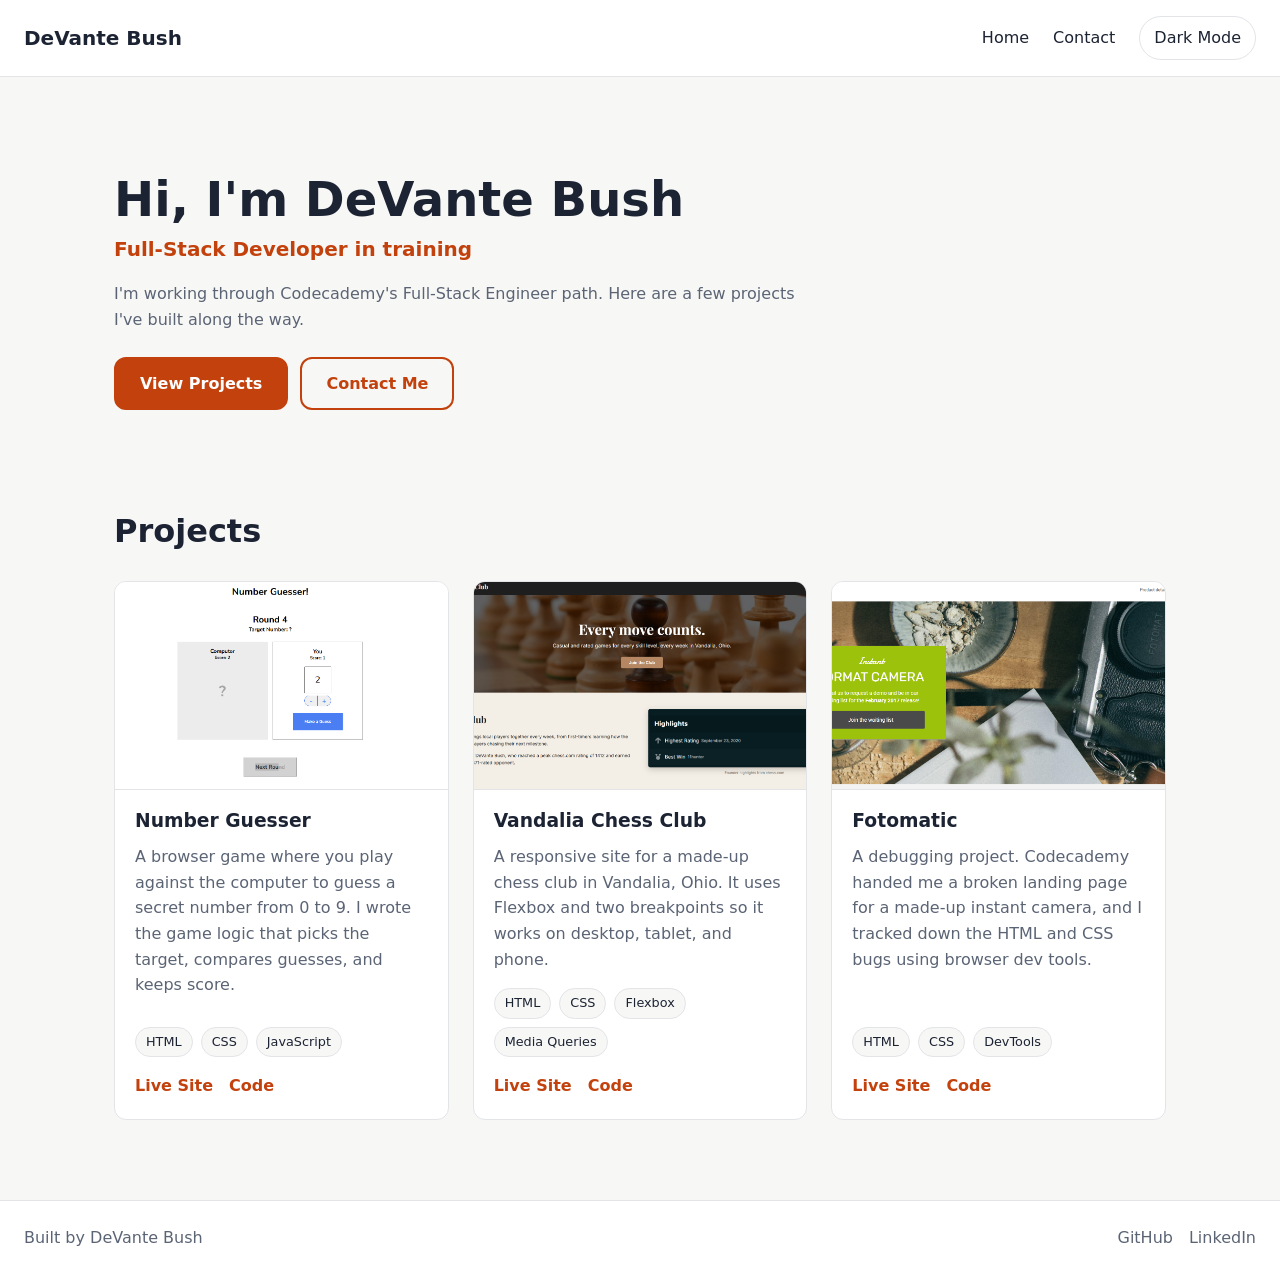
<file: index.html>
<!doctype html>
<html lang="en">
  <head>
    <!-- page settings -->
    <meta charset="UTF-8" />
    <meta name="viewport" content="width=device-width, initial-scale=1.0" />
    <title>DeVante Bush | Portfolio</title>

    <!-- styles -->
    <link rel="stylesheet" href="style.css" />

    <!-- defer waits for the html to load first -->
    <script src="script.js" defer></script>
  </head>
  <body>
    <!-- name, nav, and dark mode button -->
    <header>
      <a href="index.html" class="logo">DeVante Bush</a>
      <nav>
        <ul>
          <li><a href="index.html">Home</a></li>
          <li><a href="contact.html">Contact</a></li>
        </ul>
      </nav>
      <button id="theme-toggle" type="button">Dark Mode</button>
    </header>

    <main>
      <!-- intro -->
      <section id="hero">
        <h1>Hi, I'm DeVante Bush</h1>
        <p class="tagline">Full-Stack Developer in training</p>
        <p>
          I'm working through Codecademy's Full-Stack Engineer path. Here are a
          few projects I've built along the way.
        </p>
        <div class="hero-buttons">
          <a href="#projects" class="btn">View Projects</a>
          <a href="contact.html" class="btn btn-outline">Contact Me</a>
        </div>
      </section>

      <!-- one card per project -->
      <section id="projects">
        <h2>Projects</h2>

        <div class="project-grid">
          <!-- number guesser -->
          <article class="project-card">
            <img
              src="images/number-guesser.png"
              alt="Screenshot of the Number Guesser game"
            />
            <h3>Number Guesser</h3>
            <p>
              A browser game where you play against the computer to guess a
              secret number from 0 to 9. I wrote the game logic that picks the
              target, compares guesses, and keeps score.
            </p>
            <ul class="tech">
              <li>HTML</li>
              <li>CSS</li>
              <li>JavaScript</li>
            </ul>
            <div class="project-links">
              <a
                href="https://ktforge.github.io/Number-Guesser/"
                target="_blank"
                >Live Site</a
              >
              <a
                href="https://github.com/ktforge/Number-Guesser"
                target="_blank"
                >Code</a
              >
            </div>
          </article>

          <!-- vandalia chess club -->
          <article class="project-card">
            <img
              src="images/chess-club.png"
              alt="Screenshot of the Vandalia Chess Club website"
            />
            <h3>Vandalia Chess Club</h3>
            <p>
              A responsive site for a made-up chess club in Vandalia, Ohio. It
              uses Flexbox and two breakpoints so it works on desktop, tablet,
              and phone.
            </p>
            <ul class="tech">
              <li>HTML</li>
              <li>CSS</li>
              <li>Flexbox</li>
              <li>Media Queries</li>
            </ul>
            <div class="project-links">
              <a href="https://ktforge.github.io/Chess-Club/" target="_blank"
                >Live Site</a
              >
              <a href="https://github.com/ktforge/Chess-Club" target="_blank"
                >Code</a
              >
            </div>
          </article>

          <!-- fotomatic -->
          <article class="project-card">
            <img
              src="images/fotomatic.png"
              alt="Screenshot of the Fotomatic camera landing page"
            />
            <h3>Fotomatic</h3>
            <p>
              A debugging project. Codecademy handed me a broken landing page
              for a made-up instant camera, and I tracked down the HTML and CSS
              bugs using browser dev tools.
            </p>
            <ul class="tech">
              <li>HTML</li>
              <li>CSS</li>
              <li>DevTools</li>
            </ul>
            <div class="project-links">
              <a
                href="https://ktforge.github.io/fotomatic_broken/"
                target="_blank"
                >Live Site</a
              >
              <a
                href="https://github.com/ktforge/fotomatic_broken"
                target="_blank"
                >Code</a
              >
            </div>
          </article>
        </div>
      </section>
    </main>

    <!-- footer -->
    <footer>
      <p>Built by DeVante Bush</p>
      <div class="footer-links">
        <a href="https://github.com/ktforge" target="_blank">GitHub</a>
        <a href="https://www.linkedin.com/in/devante-bush/" target="_blank"
          >LinkedIn</a
        >
      </div>
    </footer>
  </body>
</html>
</file>
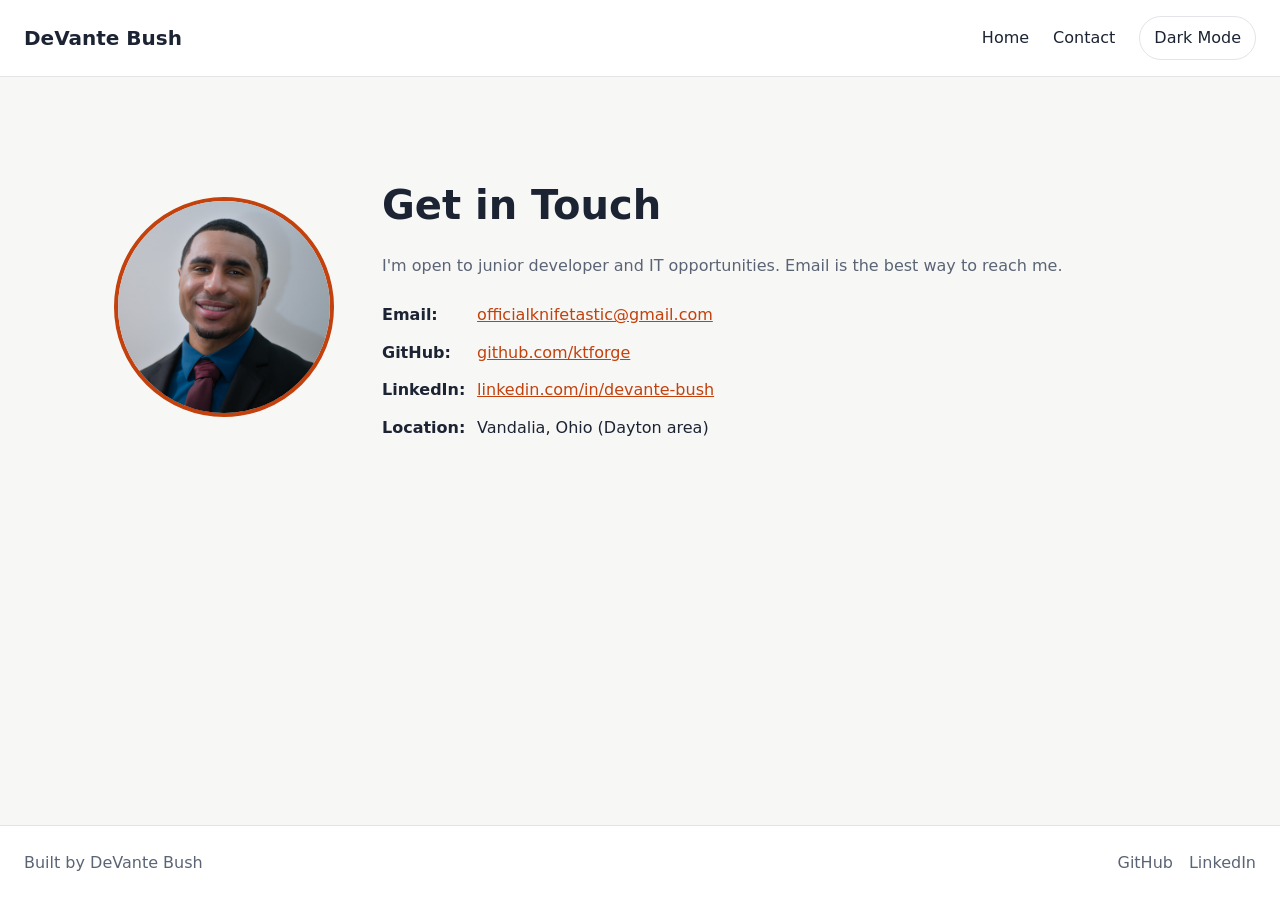
<file: contact.html>
<!doctype html>
<html lang="en">
  <head>
    <!-- page settings -->
    <meta charset="UTF-8" />
    <meta name="viewport" content="width=device-width, initial-scale=1.0" />
    <title>Contact | DeVante Bush</title>

    <!-- styles -->
    <link rel="stylesheet" href="style.css" />

    <!-- dark mode script -->
    <script src="script.js" defer></script>
  </head>
  <body>
    <!-- same header as the home page -->
    <header>
      <a href="index.html" class="logo">DeVante Bush</a>
      <nav>
        <ul>
          <li><a href="index.html">Home</a></li>
          <li><a href="contact.html">Contact</a></li>
        </ul>
      </nav>
      <button id="theme-toggle" type="button">Dark Mode</button>
    </header>

    <main>
      <!-- photo and contact details -->
      <section id="contact">
        <!-- profile photo -->
        <img
          src="images/profile.jpg"
          alt="Photo of DeVante Bush"
          class="profile-photo"
        />

        <div class="contact-info">
          <h1>Get in Touch</h1>
          <p>
            I'm open to junior developer and IT opportunities. Email is the best
            way to reach me.
          </p>

          <!-- how to reach me -->
          <address>
            <ul class="contact-list">
              <li>
                <span>Email:</span>
                <a href="mailto:officialknifetastic@gmail.com"
                  >officialknifetastic@gmail.com</a
                >
              </li>
              <li>
                <span>GitHub:</span>
                <a href="https://github.com/ktforge" target="_blank"
                  >github.com/ktforge</a
                >
              </li>
              <li>
                <span>LinkedIn:</span>
                <a
                  href="https://www.linkedin.com/in/devante-bush/"
                  target="_blank"
                  >linkedin.com/in/devante-bush</a
                >
              </li>
              <li>
                <span>Location:</span>
                Vandalia, Ohio (Dayton area)
              </li>
            </ul>
          </address>
        </div>
      </section>
    </main>

    <!-- same footer as the home page -->
    <footer>
      <p>Built by DeVante Bush</p>
      <div class="footer-links">
        <a href="https://github.com/ktforge" target="_blank">GitHub</a>
        <a href="https://www.linkedin.com/in/devante-bush/" target="_blank"
          >LinkedIn</a
        >
      </div>
    </footer>
  </body>
</html>
</file>
<file: style.css>
/* colors, fonts, and sizes used everywhere */
:root {
  --bg: #f7f7f5;
  --surface: #ffffff;
  --text: #1c2333;
  --muted: #5b6475;
  --accent: #c2410c;
  --on-accent: #ffffff;
  --border: #e2e4e8;
  --radius: 12px;
  --font: system-ui, -apple-system, "Segoe UI", Roboto, sans-serif;
}

/* dark mode just swaps the variables when body has the dark class */
body.dark {
  --bg: #12151c;
  --surface: #1b202a;
  --text: #e6e8ec;
  --muted: #a3abb9;
  --accent: #fb923c;
  --on-accent: #12151c;
  --border: #2c3340;
}

/* fade the colors instead of snapping when the theme changes */
body,
header,
footer,
.project-card {
  transition:
    background-color 0.3s,
    color 0.3s,
    border-color 0.3s;
}

/* base reset */
*,
*::before,
*::after {
  box-sizing: border-box;
}

body {
  margin: 0;
  min-height: 100vh;
  display: flex;
  flex-direction: column;
  font-family: var(--font);
  background: var(--bg);
  color: var(--text);
  line-height: 1.6;
}

img {
  max-width: 100%;
  display: block;
}

a {
  color: var(--accent);
}

/* center the content and keep the footer at the bottom */
main {
  flex: 1;
  width: 100%;
  max-width: 1100px;
  margin: 0 auto;
  padding: 0 24px;
}

/* header */
header {
  display: flex;
  align-items: center;
  gap: 24px;
  padding: 16px 24px;
  background: var(--surface);
  border-bottom: 1px solid var(--border);
  position: sticky;
  top: 0;
  z-index: 10;
}

.logo {
  font-size: 1.25rem;
  font-weight: 700;
  color: var(--text);
  text-decoration: none;
}

nav {
  margin-left: auto;
}

nav ul {
  display: flex;
  gap: 24px;
  list-style: none;
  margin: 0;
  padding: 0;
}

nav a {
  color: var(--text);
  text-decoration: none;
  font-weight: 500;
}

nav a:hover {
  color: var(--accent);
}

#theme-toggle {
  padding: 8px 14px;
  font: inherit;
  color: var(--text);
  background: transparent;
  border: 1px solid var(--border);
  border-radius: 999px;
  cursor: pointer;
}

/* hero */
#hero {
  max-width: 700px;
  padding: 96px 0 64px;
}

#hero h1 {
  font-size: 3rem;
  line-height: 1.1;
  margin: 0 0 8px;
}

#hero p {
  color: var(--muted);
}

#hero .tagline {
  color: var(--accent);
  font-size: 1.25rem;
  font-weight: 600;
  margin: 0 0 16px;
}

.hero-buttons {
  display: flex;
  flex-wrap: wrap;
  gap: 12px;
  margin-top: 24px;
}

/* buttons */
.btn {
  display: inline-block;
  padding: 12px 24px;
  font-weight: 600;
  color: var(--on-accent);
  background: var(--accent);
  border: 2px solid var(--accent);
  border-radius: var(--radius);
  text-decoration: none;
}

.btn-outline {
  color: var(--accent);
  background: transparent;
}

.btn:hover {
  opacity: 0.85;
}

/* projects */
#projects {
  padding: 32px 0 80px;
}

#projects h2 {
  font-size: 2rem;
  margin: 0 0 24px;
}

.project-grid {
  display: grid;
  grid-template-columns: repeat(3, 1fr);
  gap: 24px;
}

.project-card {
  display: flex;
  flex-direction: column;
  overflow: hidden;
  background: var(--surface);
  border: 1px solid var(--border);
  border-radius: var(--radius);
  transition:
    transform 0.2s,
    box-shadow 0.2s,
    background-color 0.3s,
    border-color 0.3s;
}

.project-card:hover {
  transform: translateY(-4px);
  box-shadow: 0 8px 24px rgba(0, 0, 0, 0.08);
}

.project-card img {
  width: 100%;
  aspect-ratio: 16 / 10;
  object-fit: cover;
  object-position: top;
  border-bottom: 1px solid var(--border);
}

.project-card h3 {
  margin: 16px 20px 8px;
}

.project-card p {
  flex-grow: 1;
  margin: 0 20px;
  color: var(--muted);
}

/* tech tags on each card */
.tech {
  display: flex;
  flex-wrap: wrap;
  gap: 8px;
  list-style: none;
  margin: 16px 20px;
  padding: 0;
}

.tech li {
  padding: 4px 10px;
  font-size: 0.8rem;
  background: var(--bg);
  border: 1px solid var(--border);
  border-radius: 999px;
}

.project-links {
  display: flex;
  gap: 16px;
  margin: 0 20px 20px;
}

.project-links a {
  font-weight: 600;
  text-decoration: none;
}

.project-links a:hover {
  text-decoration: underline;
}

/* contact */
#contact {
  display: flex;
  align-items: center;
  gap: 48px;
  padding: 96px 0;
}

.profile-photo {
  flex-shrink: 0;
  width: 220px;
  height: 220px;
  object-fit: cover;
  border: 4px solid var(--accent);
  border-radius: 50%;
}

.contact-info h1 {
  font-size: 2.5rem;
  margin: 0 0 8px;
}

.contact-info > p {
  color: var(--muted);
}

address {
  font-style: normal;
}

.contact-list {
  display: grid;
  gap: 12px;
  list-style: none;
  margin: 24px 0 0;
  padding: 0;
}

.contact-list span {
  display: inline-block;
  width: 90px;
  font-weight: 600;
}

/* let long links like the email wrap instead of running off the edge */
.contact-list a {
  overflow-wrap: anywhere;
}

/* footer */
footer {
  display: flex;
  justify-content: space-between;
  align-items: center;
  padding: 24px;
  color: var(--muted);
  background: var(--surface);
  border-top: 1px solid var(--border);
}

footer p {
  margin: 0;
}

.footer-links {
  display: flex;
  gap: 16px;
}

footer a {
  color: var(--muted);
  text-decoration: none;
}

footer a:hover {
  color: var(--accent);
}

/* tablets, 900px and below */
@media (max-width: 900px) {
  /* 2 project columns instead of 3 */
  .project-grid {
    grid-template-columns: repeat(2, 1fr);
  }

  #hero h1 {
    font-size: 2.5rem;
  }

  /* smaller photo and gap on the contact page */
  #contact {
    gap: 32px;
  }

  .profile-photo {
    width: 180px;
    height: 180px;
  }
}

/* phones, 600px and below */
@media (max-width: 600px) {
  main {
    padding: 0 16px;
  }

  /* name and toggle on top, nav on its own row */
  header {
    flex-wrap: wrap;
    gap: 12px;
    padding: 12px 16px;
  }

  .logo,
  #theme-toggle {
    white-space: nowrap;
  }

  #theme-toggle {
    margin-left: auto;
  }

  nav {
    order: 3;
    width: 100%;
    margin-left: 0;
  }

  /* smaller hero text and spacing */
  #hero {
    padding: 56px 0 40px;
  }

  #hero h1 {
    font-size: 2.25rem;
  }

  /* 1 project column */
  .project-grid {
    grid-template-columns: 1fr;
  }

  /* stack the photo above the contact info */
  #contact {
    flex-direction: column;
    gap: 24px;
    padding: 48px 0;
    text-align: center;
  }

  .profile-photo {
    width: 160px;
    height: 160px;
  }

  .contact-info h1 {
    font-size: 2rem;
  }

  /* label sits above its value */
  .contact-list span {
    display: block;
    width: auto;
  }

  /* stack and center the footer */
  footer {
    flex-direction: column;
    gap: 8px;
    text-align: center;
  }
}
</file>
